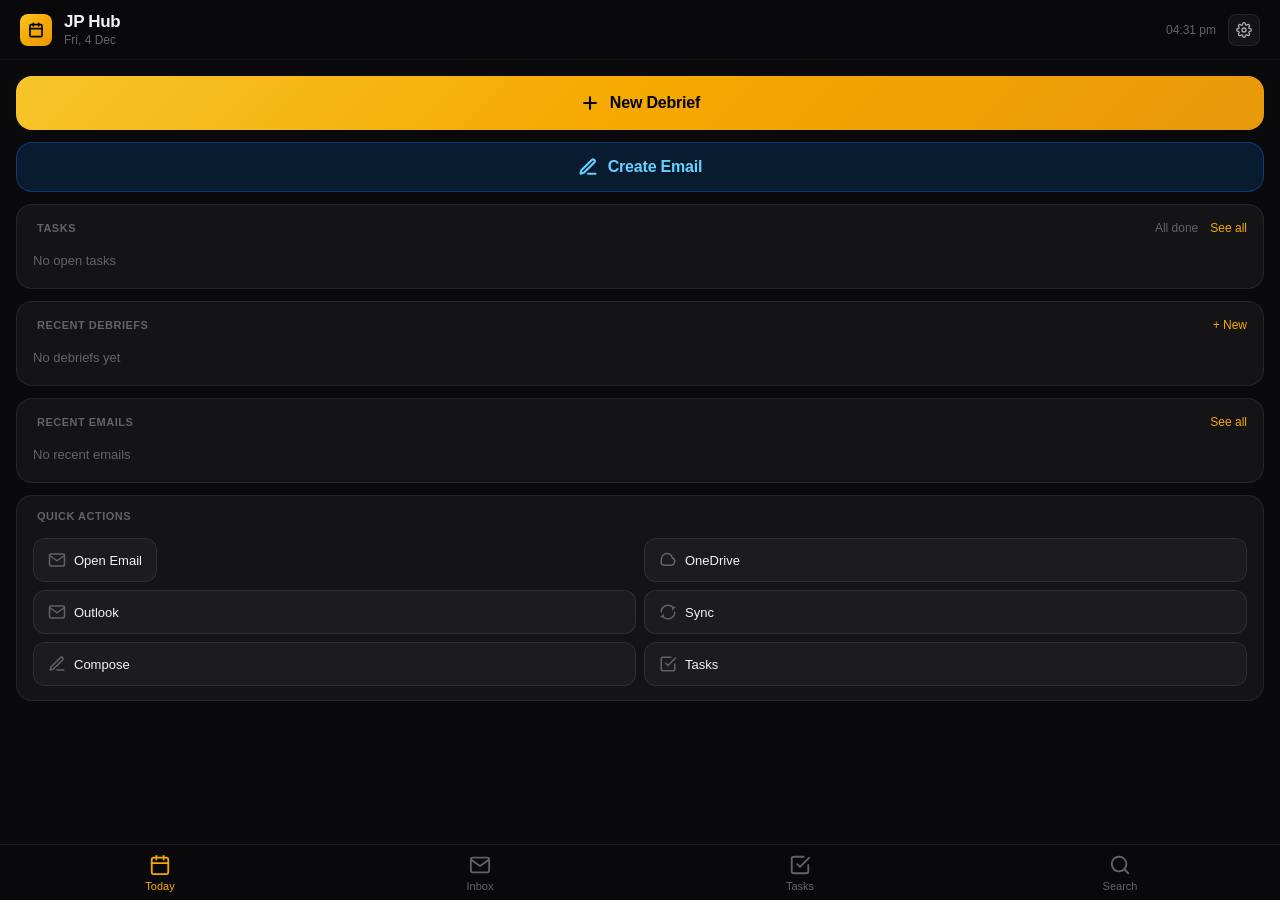
<file: index.html>
<!DOCTYPE html>
<html lang="en">
<head>
  <meta charset="UTF-8">
  <meta name="viewport" content="width=device-width, initial-scale=1.0, viewport-fit=cover">
  <meta name="apple-mobile-web-app-capable" content="yes">
  <meta name="apple-mobile-web-app-status-bar-style" content="black-translucent">
  <meta name="theme-color" content="#0A0A0C">
  <title>JP Hub</title>
  <link rel="manifest" href="manifest.webmanifest">
  <link rel="stylesheet" href="css/base.css">
  <link rel="stylesheet" href="css/layout.css">
  <link rel="stylesheet" href="css/components.css">
</head>
<body>

<!-- ══════════════════════════════════════════════
     TODAY VIEW  (default landing)
══════════════════════════════════════════════ -->
<div class="view active" id="todayView">

  <header class="app-header">
    <div class="header-badge">
      <svg viewBox="0 0 24 24" fill="none" stroke="#000" stroke-width="2.5" stroke-linecap="round" stroke-linejoin="round">
        <rect x="3" y="4" width="18" height="18" rx="2" ry="2"/>
        <line x1="16" y1="2" x2="16" y2="6"/><line x1="8" y1="2" x2="8" y2="6"/>
        <line x1="3" y1="10" x2="21" y2="10"/>
      </svg>
    </div>
    <div class="header-titles">
      <div class="header-title">JP Hub</div>
      <div class="header-sub" id="todayDate"></div>
    </div>
    <div class="header-clock" id="appClock"></div>
    <button class="header-icon-btn" onclick="openSettings()" aria-label="Settings">
      <svg viewBox="0 0 24 24" fill="none" stroke="currentColor" stroke-width="2" stroke-linecap="round" stroke-linejoin="round">
        <circle cx="12" cy="12" r="3"/>
        <path d="M19.4 15a1.65 1.65 0 0 0 .33 1.82l.06.06a2 2 0 1 1-2.83 2.83l-.06-.06a1.65 1.65 0 0 0-1.82-.33 1.65 1.65 0 0 0-1 1.51V21a2 2 0 0 1-4 0v-.09A1.65 1.65 0 0 0 9 19.4a1.65 1.65 0 0 0-1.82.33l-.06.06a2 2 0 1 1-2.83-2.83l.06-.06a1.65 1.65 0 0 0 .33-1.82 1.65 1.65 0 0 0-1.51-1H3a2 2 0 0 1 0-4h.09A1.65 1.65 0 0 0 4.6 9a1.65 1.65 0 0 0-.33-1.82l-.06-.06a2 2 0 1 1 2.83-2.83l.06.06a1.65 1.65 0 0 0 1.82.33H9a1.65 1.65 0 0 0 1-1.51V3a2 2 0 0 1 4 0v.09a1.65 1.65 0 0 0 1 1.51 1.65 1.65 0 0 0 1.82-.33l.06-.06a2 2 0 1 1 2.83 2.83l-.06.06a1.65 1.65 0 0 0-.33 1.82V9a1.65 1.65 0 0 0 1.51 1H21a2 2 0 0 1 0 4h-.09a1.65 1.65 0 0 0-1.51 1z"/>
      </svg>
    </button>
  </header>

  <div class="scroll">

    <!-- New Debrief CTA -->
    <button class="debrief-cta" onclick="openDebrief()">
      <svg width="20" height="20" viewBox="0 0 24 24" fill="none" stroke="currentColor" stroke-width="2.5" stroke-linecap="round" stroke-linejoin="round">
        <path d="M12 5v14M5 12h14"/>
      </svg>
      New Debrief
    </button>

    <button class="compose-cta" onclick="goCompose()">
      <svg width="20" height="20" viewBox="0 0 24 24" fill="none" stroke="currentColor" stroke-width="2.5" stroke-linecap="round" stroke-linejoin="round">
        <path d="M12 20h9"/>
        <path d="M16.5 3.5a2.12 2.12 0 0 1 3 3L7 19l-4 1 1-4Z"/>
      </svg>
      Create Email
    </button>

    <!-- Open Tasks -->
    <div class="today-section">
      <div class="today-section-header">
        <div class="section-label">Tasks</div>
        <div class="task-count" id="todayTaskCount"></div>
        <button class="today-see-all" onclick="window.goTasks()">See all</button>
      </div>
      <div id="todayTaskList"></div>
    </div>

    <!-- Recent Debriefs -->
    <div class="today-section">
      <div class="today-section-header">
        <div class="section-label">Recent Debriefs</div>
        <button class="today-see-all" onclick="openDebrief()">+ New</button>
      </div>
      <div id="todayDebriefList"></div>
    </div>

    <!-- Recent Emails -->
    <div class="today-section">
      <div class="today-section-header">
        <div class="section-label">Recent Emails</div>
        <button class="today-see-all" onclick="window.goInbox()">See all</button>
      </div>
      <div id="todayEmailList"></div>
    </div>

    <!-- Quick Actions -->
    <div class="today-section">
      <div class="section-label" style="margin-bottom:8px">Quick Actions</div>
      <div class="qa-grid">
        <div class="pick-wrap">
          <button class="qa-btn">
            <svg width="18" height="18" viewBox="0 0 24 24" fill="none" stroke="currentColor" stroke-width="2" stroke-linecap="round" stroke-linejoin="round">
              <path d="M4 4h16c1.1 0 2 .9 2 2v12c0 1.1-.9 2-2 2H4c-1.1 0-2-.9-2-2V6c0-1.1.9-2 2-2z"/>
              <polyline points="22,6 12,13 2,6"/>
            </svg>
            Open Email
          </button>
          <input type="file" accept=".json,application/json,text/plain,*/*" id="filePicker">
        </div>
        <button class="qa-btn" onclick="openOneDrive()">
          <svg width="18" height="18" viewBox="0 0 24 24" fill="none" stroke="currentColor" stroke-width="2" stroke-linecap="round" stroke-linejoin="round">
            <path d="M3 15a4 4 0 0 0 4 4h9a5 5 0 0 0 1.82-9.65A7 7 0 0 0 3.36 12 4 4 0 0 0 3 15z"/>
          </svg>
          OneDrive
        </button>
        <button class="qa-btn" onclick="openOutlookLink()">
          <svg width="18" height="18" viewBox="0 0 24 24" fill="none" stroke="currentColor" stroke-width="2" stroke-linecap="round" stroke-linejoin="round">
            <path d="M4 4h16c1.1 0 2 .9 2 2v12c0 1.1-.9 2-2 2H4c-1.1 0-2-.9-2-2V6c0-1.1.9-2 2-2z"/>
            <polyline points="22,6 12,13 2,6"/>
          </svg>
          Outlook
        </button>
        <button class="qa-btn" onclick="syncInbox()">
          <svg width="18" height="18" viewBox="0 0 24 24" fill="none" stroke="currentColor" stroke-width="2" stroke-linecap="round" stroke-linejoin="round">
            <path d="M21 12a9 9 0 0 1-15.5 6.2"/>
            <path d="M3 12A9 9 0 0 1 18.5 5.8"/>
            <polyline points="3 18 5.5 18 5.5 15.5"/>
            <polyline points="21 6 18.5 6 18.5 8.5"/>
          </svg>
          Sync
        </button>
        <button class="qa-btn" onclick="goCompose()">
          <svg width="18" height="18" viewBox="0 0 24 24" fill="none" stroke="currentColor" stroke-width="2" stroke-linecap="round" stroke-linejoin="round">
            <path d="M12 20h9"/>
            <path d="M16.5 3.5a2.12 2.12 0 0 1 3 3L7 19l-4 1 1-4Z"/>
          </svg>
          Compose
        </button>
        <button class="qa-btn" onclick="window.goTasks()">
          <svg width="18" height="18" viewBox="0 0 24 24" fill="none" stroke="currentColor" stroke-width="2" stroke-linecap="round" stroke-linejoin="round">
            <polyline points="9 11 12 14 22 4"/>
            <path d="M21 12v7a2 2 0 0 1-2 2H5a2 2 0 0 1-2-2V5a2 2 0 0 1 2-2h11"/>
          </svg>
          Tasks
        </button>
      </div>
    </div>

  </div>
</div>

<!-- ══════════════════════════════════════════════
     INBOX VIEW
══════════════════════════════════════════════ -->
<div class="view" id="inboxView">

  <header class="app-header">
    <div class="header-badge">
      <svg viewBox="0 0 24 24" fill="none" stroke="#000" stroke-width="2.5" stroke-linecap="round" stroke-linejoin="round">
        <path d="M4 4h16c1.1 0 2 .9 2 2v12c0 1.1-.9 2-2 2H4c-1.1 0-2-.9-2-2V6c0-1.1.9-2 2-2z"/>
        <polyline points="22,6 12,13 2,6"/>
      </svg>
    </div>
    <div class="header-titles">
      <div class="header-title">Inbox</div>
    </div>
  </header>

  <nav class="quick-nav">
    <div class="pick-wrap">
      <button class="quick-btn">&#128193; Open Email</button>
      <input type="file" accept=".json,application/json,text/plain,*/*" id="filePickerInbox">
    </div>
    <button class="quick-btn" onclick="openOneDrive()">OneDrive</button>
    <button class="quick-btn" onclick="openOutlookLink()">Outlook</button>
  </nav>

  <div class="scroll">

    <div id="recentSection" style="display:none; flex-direction:column; gap:12px;">
      <div class="section-label">Recent</div>
      <div id="recentList"></div>
    </div>

    <div class="empty-state" id="emptyState">
      <div class="empty-icon">
        <svg viewBox="0 0 24 24" fill="none" stroke="currentColor" stroke-width="1.5" stroke-linecap="round" stroke-linejoin="round">
          <path d="M4 4h16c1.1 0 2 .9 2 2v12c0 1.1-.9 2-2 2H4c-1.1 0-2-.9-2-2V6c0-1.1.9-2 2-2z"/>
          <polyline points="22,6 12,13 2,6"/>
        </svg>
      </div>
      <div class="empty-title">No Recent Emails</div>
      <div class="empty-desc">Tap "Open Email" above to load an email JSON file from your OneDrive Pending Emails folder.</div>
    </div>

    <details class="paste-details">
      <summary class="paste-summary">
        <svg width="16" height="16" viewBox="0 0 24 24" fill="none" stroke="currentColor" stroke-width="2" stroke-linecap="round" stroke-linejoin="round">
          <path d="M16 4h2a2 2 0 0 1 2 2v14a2 2 0 0 1-2 2H6a2 2 0 0 1-2-2V6a2 2 0 0 1 2-2h2"/>
          <rect x="8" y="2" width="8" height="4" rx="1" ry="1"/>
        </svg>
        File not opening? Paste JSON instead
      </summary>
      <div class="paste-body">
        <textarea id="pasteInput" placeholder="Paste the contents of the JSON file here..."></textarea>
        <button class="paste-load-btn" onclick="loadPasted()">Load Email</button>
      </div>
    </details>

  </div>
</div>

<!-- ══════════════════════════════════════════════
     EMAIL VIEW
══════════════════════════════════════════════ -->
<div class="view" id="emailView">

  <header class="app-header">
    <button class="back-btn" onclick="goInbox()">
      <svg viewBox="0 0 24 24" fill="none" stroke="currentColor" stroke-width="2.5" stroke-linecap="round" stroke-linejoin="round">
        <polyline points="15 18 9 12 15 6"/>
      </svg>
      Inbox
    </button>
    <div style="flex:1"></div>
  </header>

  <div class="scroll" id="emailScroll"></div>
</div>

<!-- Compose View -->
<div class="view" id="composeView">

  <header class="app-header">
    <button class="back-btn" onclick="goToday()">
      <svg viewBox="0 0 24 24" fill="none" stroke="currentColor" stroke-width="2.5" stroke-linecap="round" stroke-linejoin="round">
        <polyline points="15 18 9 12 15 6"/>
      </svg>
      Today
    </button>
    <div class="header-titles">
      <div class="header-title">Create Email</div>
    </div>
  </header>

  <div class="scroll">
    <div class="compose-panel">
      <div class="field-group">
        <label class="field-label">To <span class="required-star">*</span></label>
        <input id="composeTo" class="field-input" type="text" placeholder="Name or email address" autocomplete="off">
      </div>

      <div class="field-group">
        <label class="field-label">Cc</label>
        <input id="composeCc" class="field-input" type="text" placeholder="Optional" autocomplete="off">
      </div>

      <div class="field-group">
        <label class="field-label">Subject <span class="required-star">*</span></label>
        <input id="composeSubject" class="field-input" type="text" placeholder="Subject or rough topic" autocomplete="off">
      </div>

      <div class="field-group">
        <label class="field-label">Body <span class="required-star">*</span></label>
        <textarea id="composeBody" class="field-textarea compose-textarea" placeholder="Write the email body or rough notes here." rows="9"></textarea>
      </div>
    </div>

    <div class="compose-actions">
      <button class="action-card primary" onclick="runCompose('claude')">
        <div class="action-header">
          <div class="act-label">Draft with Claude</div>
          <div class="act-desc">Copies the outreach prompt and opens Claude</div>
        </div>
      </button>
      <div class="provider-pills compose-pills">
        <button class="pill pill-chatgpt" onclick="runCompose('chatgpt')">ChatGPT</button>
        <button class="pill pill-copilot" onclick="runCompose('copilot')">Copilot</button>
        <button class="pill pill-flow" onclick="sendComposeToFlow()">Flow Draft</button>
      </div>
    </div>
  </div>
</div>

<!-- ══════════════════════════════════════════════
     TASKS VIEW
══════════════════════════════════════════════ -->
<div class="view" id="tasksView">

  <header class="app-header">
    <div class="header-badge">
      <svg viewBox="0 0 24 24" fill="none" stroke="#000" stroke-width="2.5" stroke-linecap="round" stroke-linejoin="round">
        <polyline points="9 11 12 14 22 4"/>
        <path d="M21 12v7a2 2 0 0 1-2 2H5a2 2 0 0 1-2-2V5a2 2 0 0 1 2-2h11"/>
      </svg>
    </div>
    <div class="header-titles">
      <div class="header-title">Tasks</div>
    </div>
  </header>

  <div class="scroll">
    <div class="task-input-row">
      <input id="newTaskInput" placeholder="Add a task...">
      <button class="add-task-btn" onclick="addTaskManually()">Add</button>
    </div>
    <div class="task-count" id="taskCount"></div>
    <div id="taskList"></div>
  </div>
</div>

<!-- ══════════════════════════════════════════════
     SEARCH VIEW
══════════════════════════════════════════════ -->
<div class="view" id="searchView">

  <header class="app-header" style="gap:10px">
    <div class="search-bar-wrap">
      <svg width="16" height="16" viewBox="0 0 24 24" fill="none" stroke="currentColor" stroke-width="2.5" stroke-linecap="round" stroke-linejoin="round">
        <circle cx="11" cy="11" r="8"/><line x1="21" y1="21" x2="16.65" y2="16.65"/>
      </svg>
      <input
        id="searchInput"
        class="search-bar-input"
        type="search"
        placeholder="Search tasks, emails, debriefs..."
        oninput="runSearch(this.value)"
        autocomplete="off"
        autocorrect="off"
        spellcheck="false"
      >
    </div>
  </header>

  <div class="scroll" id="searchResults">
    <div class="search-hint">Search tasks, emails, and debriefs</div>
  </div>

</div>

<!-- ══════════════════════════════════════════════
     DEBRIEF MODAL
══════════════════════════════════════════════ -->
<div class="modal-backdrop" id="debriefModal" onclick="if(event.target===this)closeDebrief()">
  <div class="modal-sheet">

    <div class="modal-header">
      <div class="modal-title">New Debrief</div>
      <button class="modal-close" onclick="closeDebrief()">
        <svg width="18" height="18" viewBox="0 0 24 24" fill="none" stroke="currentColor" stroke-width="2.5" stroke-linecap="round" stroke-linejoin="round">
          <line x1="18" y1="6" x2="6" y2="18"/><line x1="6" y1="6" x2="18" y2="18"/>
        </svg>
      </button>
    </div>

    <div class="modal-body">

      <div class="field-group">
        <label class="field-label">Hospital / Site</label>
        <input
          id="debriefHospital"
          class="field-input"
          type="text"
          placeholder="e.g. Royal North Shore"
          list="hospitalSuggestions"
          autocomplete="off"
        >
        <datalist id="hospitalSuggestions"></datalist>
      </div>

      <div class="field-group">
        <label class="field-label">Notes</label>
        <textarea
          id="debriefNotes"
          class="field-textarea"
          placeholder="Brain dump — what happened, follow-ups, impressions..."
          rows="5"
        ></textarea>
      </div>

    </div>

    <div class="modal-footer">
      <button class="modal-cancel" onclick="closeDebrief()">Cancel</button>
      <button class="modal-submit" onclick="submitDebrief()">Save &amp; Export JSON</button>
    </div>

  </div>
</div>

<!-- ══════════════════════════════════════════════
     SETTINGS MODAL
══════════════════════════════════════════════ -->
<div class="modal-backdrop" id="settingsModal" onclick="if(event.target===this)closeSettings()">
  <div class="modal-sheet">

    <div class="modal-header">
      <div class="modal-title">Settings</div>
      <button class="modal-close" onclick="closeSettings()">
        <svg width="18" height="18" viewBox="0 0 24 24" fill="none" stroke="currentColor" stroke-width="2.5" stroke-linecap="round" stroke-linejoin="round">
          <line x1="18" y1="6" x2="6" y2="18"/><line x1="6" y1="6" x2="18" y2="18"/>
        </svg>
      </button>
    </div>

    <div class="modal-body">

      <div class="settings-note">
        These values are stored only on this device and are never committed
        to GitHub or shared publicly.
      </div>

      <div class="field-group">
        <label class="field-label">Backend Endpoint</label>
        <input id="setEndpoint" class="field-input" type="url" placeholder="Power Automate HTTP trigger URL" autocomplete="off">
      </div>

      <div class="field-group">
        <label class="field-label">API Key</label>
        <input id="setApiKey" class="field-input" type="password" placeholder="Shared secret (x-api-key)" autocomplete="off">
      </div>

      <div class="field-group">
        <label class="field-label">OneDrive Link</label>
        <input id="setOneDrive" class="field-input" type="url" placeholder="Private OneDrive folder link" autocomplete="off">
      </div>

      <div class="field-group">
        <label class="field-label">Outlook Link</label>
        <input id="setOutlook" class="field-input" type="url" placeholder="Outlook web link (optional)" autocomplete="off">
      </div>

      <div class="field-group">
        <label class="field-label">Escalation Recipient</label>
        <input id="setEscalation" class="field-input" type="text" placeholder="e.g. Manager name, title" autocomplete="off">
      </div>

      <div class="field-group">
        <label class="field-label">Data Hygiene</label>
        <button class="data-clear-btn" onclick="clearLocalData()">Clear cached data on this device</button>
        <div class="settings-note">Removes locally cached emails, tasks, and debriefs. Settings are kept.</div>
      </div>

    </div>

    <div class="modal-footer">
      <button class="modal-cancel" onclick="closeSettings()">Cancel</button>
      <button class="modal-submit" onclick="submitSettings()">Save Settings</button>
    </div>

  </div>
</div>

<!-- ══════════════════════════════════════════════
     TAB BAR
══════════════════════════════════════════════ -->
<nav class="tab-bar">
  <button class="tab active" id="tab-today" onclick="goToday()">
    <svg viewBox="0 0 24 24" fill="none" stroke="currentColor" stroke-width="2" stroke-linecap="round" stroke-linejoin="round">
      <rect x="3" y="4" width="18" height="18" rx="2" ry="2"/>
      <line x1="16" y1="2" x2="16" y2="6"/><line x1="8" y1="2" x2="8" y2="6"/>
      <line x1="3" y1="10" x2="21" y2="10"/>
    </svg>
    Today
  </button>
  <button class="tab" id="tab-inbox" onclick="goInbox()">
    <svg viewBox="0 0 24 24" fill="none" stroke="currentColor" stroke-width="2" stroke-linecap="round" stroke-linejoin="round">
      <path d="M4 4h16c1.1 0 2 .9 2 2v12c0 1.1-.9 2-2 2H4c-1.1 0-2-.9-2-2V6c0-1.1.9-2 2-2z"/>
      <polyline points="22,6 12,13 2,6"/>
    </svg>
    Inbox
  </button>
  <button class="tab" id="tab-tasks" onclick="goTasks()">
    <svg viewBox="0 0 24 24" fill="none" stroke="currentColor" stroke-width="2" stroke-linecap="round" stroke-linejoin="round">
      <polyline points="9 11 12 14 22 4"/>
      <path d="M21 12v7a2 2 0 0 1-2 2H5a2 2 0 0 1-2-2V5a2 2 0 0 1 2-2h11"/>
    </svg>
    Tasks
  </button>
  <button class="tab" id="tab-search" onclick="openSearch()">
    <svg viewBox="0 0 24 24" fill="none" stroke="currentColor" stroke-width="2" stroke-linecap="round" stroke-linejoin="round">
      <circle cx="11" cy="11" r="8"/><line x1="21" y1="21" x2="16.65" y2="16.65"/>
    </svg>
    Search
  </button>
</nav>

<!-- ══════════════════════════════════════════════
     TOAST
══════════════════════════════════════════════ -->
<div class="toast" id="toast">
  <span id="toastIcon"></span>
  <span id="toastMsg"></span>
</div>

<script type="module" src="js/app.js"></script>

</body>
</html>
</file>
<file: css/base.css>
/* ── DESIGN TOKENS ── */
:root {
  --gold: #F5A800;
  --gold-grad: linear-gradient(135deg, #F7C52A, #F5A800, #E8990A);
  --bg:       #0A0A0C;
  --surface:  #141416;
  --surface2: #1C1C1F;
  --border:   rgba(255,255,255,0.08);
  --border2:  rgba(255,255,255,0.04);
  --text1: #F2F2F7;
  --text2: #AEAEB2;
  --text3: #636366;
  --safe-top:    env(safe-area-inset-top, 0px);
  --safe-bottom: env(safe-area-inset-bottom, 0px);
}

/* ── RESET ── */
*, *::before, *::after {
  box-sizing: border-box;
  margin: 0;
  padding: 0;
}

html {
  -webkit-text-size-adjust: 100%;
}

body {
  font-family: -apple-system, 'SF Pro Text', 'Helvetica Neue', sans-serif;
  background: var(--bg);
  color: var(--text1);
  min-height: 100dvh;
  overflow-x: hidden;
  -webkit-font-smoothing: antialiased;
}

/* ── ANIMATIONS ── */
@keyframes fadeUp {
  from { opacity: 0; transform: translateY(10px); }
  to   { opacity: 1; transform: translateY(0); }
}

@keyframes taskComplete {
  0%   { opacity: 1; transform: translateX(0); }
  100% { opacity: 0; transform: translateX(40px); }
}

@keyframes checkBounce {
  0%   { transform: scale(1); }
  40%  { transform: scale(1.35); }
  70%  { transform: scale(0.88); }
  100% { transform: scale(1); }
}
</file>
<file: css/layout.css>
/* ── VIEWS ── */
.view {
  display: none;
  flex-direction: column;
  min-height: 100dvh;
  padding-top: var(--safe-top);
}
.view.active {
  display: flex;
}

/* ── APP HEADER ── */
.app-header {
  position: sticky;
  top: 0;
  z-index: 100;
  display: flex;
  align-items: center;
  gap: 12px;
  padding: 12px 20px;
  background: rgba(10,10,12,0.88);
  backdrop-filter: saturate(180%) blur(20px);
  -webkit-backdrop-filter: saturate(180%) blur(20px);
  border-bottom: 1px solid var(--border2);
}

.header-badge {
  width: 32px;
  height: 32px;
  border-radius: 8px;
  background: var(--gold-grad);
  display: flex;
  align-items: center;
  justify-content: center;
  flex-shrink: 0;
}
.header-badge svg { width: 16px; height: 16px; }

.header-titles { flex: 1; }
.header-title { font-size: 17px; font-weight: 600; letter-spacing: -0.3px; }
.header-sub   { font-size: 12px; color: var(--text3); margin-top: 1px; }
.header-clock {
  font-size: 12px;
  color: var(--text3);
  font-variant-numeric: tabular-nums;
  flex-shrink: 0;
}

.back-btn {
  display: flex;
  align-items: center;
  gap: 2px;
  background: none;
  border: none;
  color: var(--gold);
  font-size: 17px;
  font-weight: 400;
  cursor: pointer;
  padding: 4px 0;
  min-height: 44px;
  -webkit-tap-highlight-color: transparent;
}
.back-btn svg { width: 20px; height: 20px; }

/* ── QUICK NAV ── */
.quick-nav {
  position: sticky;
  top: 57px; /* below app-header */
  z-index: 90;
  display: flex;
  flex-direction: row;
  align-items: center;
  gap: 8px;
  padding: 10px 16px;
  background: rgba(10,10,12,0.88);
  backdrop-filter: saturate(180%) blur(12px);
  -webkit-backdrop-filter: saturate(180%) blur(12px);
  border-bottom: 1px solid var(--border2);
  overflow-x: auto;
  /* hide scrollbar */
  scrollbar-width: none;
  -ms-overflow-style: none;
}
.quick-nav::-webkit-scrollbar { display: none; }

/* ── SCROLL CONTENT AREA ── */
.scroll {
  flex: 1;
  overflow-y: auto;
  padding: 16px 16px calc(var(--safe-bottom) + 76px);
  display: flex;
  flex-direction: column;
  gap: 12px;
}

/* ── TAB BAR ── */
.tab-bar {
  position: fixed;
  bottom: 0;
  left: 0;
  right: 0;
  height: calc(56px + var(--safe-bottom));
  padding-bottom: var(--safe-bottom);
  display: flex;
  align-items: stretch;
  background: rgba(10,10,12,0.92);
  backdrop-filter: saturate(180%) blur(20px);
  -webkit-backdrop-filter: saturate(180%) blur(20px);
  border-top: 1px solid var(--border);
  z-index: 200;
}

/* ── SECTION LABEL ── */
.section-label {
  font-size: 11px;
  font-weight: 600;
  letter-spacing: 0.5px;
  text-transform: uppercase;
  color: var(--text3);
  padding: 0 4px;
}
</file>
<file: css/components.css>
/* ── QUICK BUTTONS (nav bar pills) ── */
.quick-btn {
  display: inline-flex;
  align-items: center;
  gap: 6px;
  padding: 0 16px;
  height: 36px;
  min-height: 44px; /* touch target via line-height expansion on wrapper */
  background: var(--surface);
  border: 1px solid var(--border);
  border-radius: 20px;
  font-size: 14px;
  font-weight: 500;
  color: var(--text1);
  white-space: nowrap;
  cursor: pointer;
  -webkit-tap-highlight-color: transparent;
  transition: background 0.15s, transform 0.1s;
  flex-shrink: 0;
}
.quick-btn:active {
  background: var(--surface2);
  transform: scale(0.96);
}

/* ── FILE PICKER WRAP ── */
.pick-wrap {
  position: relative;
}

input[type="file"] {
  position: absolute;
  inset: 0;
  opacity: 0;
  width: 100%;
  height: 100%;
  cursor: pointer;
}

/* ── EMAIL ROW (recents list) ── */
.email-row {
  background: var(--surface);
  border: 1px solid var(--border);
  border-radius: 16px;
  padding: 14px 16px;
  display: flex;
  align-items: center;
  gap: 12px;
  cursor: pointer;
  -webkit-tap-highlight-color: transparent;
  transition: background 0.15s, transform 0.1s;
  animation: fadeUp 0.3s ease both;
}
.email-row:active { background: var(--surface2); transform: scale(0.98); }

.row-avatar {
  width: 42px;
  height: 42px;
  border-radius: 50%;
  background: var(--gold-grad);
  display: flex;
  align-items: center;
  justify-content: center;
  font-size: 15px;
  font-weight: 700;
  color: #000;
  flex-shrink: 0;
  letter-spacing: -0.5px;
}

.row-info { flex: 1; min-width: 0; }
.row-sender  { font-size: 15px; font-weight: 600; white-space: nowrap; overflow: hidden; text-overflow: ellipsis; }
.row-subject { font-size: 13px; color: var(--text2); margin-top: 2px; white-space: nowrap; overflow: hidden; text-overflow: ellipsis; }

.row-hospital { font-size: 11px; color: var(--gold); margin-top: 3px; white-space: nowrap; overflow: hidden; text-overflow: ellipsis; opacity: 0.85; }

.row-right { display: flex; flex-direction: column; align-items: flex-end; gap: 6px; flex-shrink: 0; }
.row-time  { font-size: 12px; color: var(--text3); font-variant-numeric: tabular-nums; }
.row-triage { width: 8px; height: 8px; border-radius: 50%; flex-shrink: 0; }
.row-chev  { color: var(--text3); }
.row-chev svg { width: 14px; height: 14px; display: block; }

/* ── TRIAGE CONTEXT PILLS ── */
.ctx-pills-row { display: flex; flex-wrap: wrap; gap: 5px; margin-bottom: 6px; }
.ctx-pill {
  font-size: 11px;
  font-weight: 500;
  padding: 2px 8px;
  border-radius: 10px;
  border: 1px solid transparent;
  background: var(--surface);
  color: var(--text2);
}
.ctx-pill-hospital { background: rgba(212,175,55,0.12); color: var(--gold); border-color: rgba(212,175,55,0.3); }
.ctx-pill-match    { background: rgba(10,132,255,0.12); color: #0A84FF; border-color: rgba(10,132,255,0.3); }

/* ── EMPTY STATE ── */
.empty-state {
  flex: 1;
  display: flex;
  flex-direction: column;
  align-items: center;
  justify-content: center;
  padding: 48px 32px;
  text-align: center;
  gap: 10px;
}
.empty-icon {
  width: 68px;
  height: 68px;
  border-radius: 20px;
  background: var(--surface);
  display: flex;
  align-items: center;
  justify-content: center;
  margin-bottom: 6px;
}
.empty-icon svg { width: 30px; height: 30px; color: var(--text3); }
.empty-title { font-size: 18px; font-weight: 600; }
.empty-desc  { font-size: 14px; color: var(--text3); line-height: 1.55; max-width: 260px; }

/* ── EMAIL CARD ── */
.email-card {
  background: var(--surface);
  border: 1px solid var(--border);
  border-radius: 20px;
  overflow: hidden;
  animation: fadeUp 0.3s ease both;
}

.card-strip { height: 4px; background: var(--gold-grad); }

.card-meta {
  padding: 16px 16px 14px;
  border-bottom: 1px solid var(--border2);
}

.sender-row {
  display: flex;
  align-items: center;
  gap: 10px;
  margin-bottom: 8px;
}

.avatar {
  width: 42px;
  height: 42px;
  border-radius: 50%;
  background: var(--gold-grad);
  display: flex;
  align-items: center;
  justify-content: center;
  font-size: 15px;
  font-weight: 700;
  color: #000;
  flex-shrink: 0;
  letter-spacing: -0.5px;
}

.sender-info  { flex: 1; min-width: 0; }
.sender-name  { font-size: 15px; font-weight: 600; white-space: nowrap; overflow: hidden; text-overflow: ellipsis; }
.sender-email { font-size: 12px; color: var(--text3); margin-top: 1px; }
.email-time   { font-size: 12px; color: var(--text3); flex-shrink: 0; }
.email-subject { font-size: 16px; font-weight: 600; letter-spacing: -0.2px; line-height: 1.3; }

.card-body {
  padding: 14px 16px;
  font-size: 14px;
  color: var(--text2);
  line-height: 1.65;
  white-space: pre-wrap;
  word-break: break-word;
  max-height: 200px;
  overflow: hidden;
  position: relative;
}
.card-body.expanded { max-height: none; }
.card-body:not(.expanded)::after {
  content: '';
  position: absolute;
  bottom: 0; left: 0; right: 0;
  height: 50px;
  background: linear-gradient(transparent, var(--surface));
  pointer-events: none;
}

.expand-btn {
  width: 100%;
  padding: 10px 16px 14px;
  background: none;
  border: none;
  font-size: 13px;
  font-weight: 500;
  color: var(--gold);
  cursor: pointer;
  -webkit-tap-highlight-color: transparent;
  display: flex;
  align-items: center;
  justify-content: center;
  gap: 4px;
  min-height: 44px;
}
.expand-btn svg { width: 14px; height: 14px; transition: transform 0.25s; }
.expand-btn.open svg { transform: rotate(180deg); }

.attach-row { padding: 0 16px 14px; display: flex; flex-wrap: wrap; gap: 6px; }
.attach-chip {
  display: flex;
  align-items: center;
  gap: 5px;
  padding: 5px 10px;
  background: var(--surface2);
  border: 1px solid var(--border);
  border-radius: 20px;
  font-size: 12px;
  color: var(--text2);
  font-weight: 500;
}
.attach-chip svg { width: 11px; height: 11px; color: var(--gold); }

/* ── ACTION CARDS ── */
.action-card {
  width: 100%;
  background: var(--surface);
  border: 1px solid var(--border);
  border-radius: 18px;
  padding: 16px;
  display: flex;
  flex-direction: column;
  gap: 10px;
  cursor: pointer;
  -webkit-tap-highlight-color: transparent;
  transition: background 0.15s, transform 0.1s;
  -webkit-user-select: none;
  user-select: none;
  text-align: left;
}
.action-card:active { background: var(--surface2); transform: scale(0.98); }

.action-card.primary {
  background: rgba(245,168,0,0.08);
  border-color: rgba(245,168,0,0.28);
}
.action-card.primary:active { background: rgba(245,168,0,0.15); }

/* wide cards span full width and lay out horizontally */
.action-card.wide {
  flex-direction: row;
  align-items: center;
}

.action-header {
  display: flex;
  flex-direction: column;
  gap: 3px;
  flex: 1;
  min-width: 0;
}
.act-label { font-size: 15px; font-weight: 600; letter-spacing: -0.2px; color: var(--text1); }
.act-desc  { font-size: 12px; color: var(--text3); line-height: 1.3; }

/* ── PROVIDER PILLS ── */
.provider-pills {
  display: flex;
  gap: 6px;
  flex-wrap: wrap;
}

.pill {
  padding: 5px 14px;
  border-radius: 20px;
  font-size: 13px;
  font-weight: 600;
  border: 1px solid var(--border);
  background: none;
  color: var(--text2);
  cursor: pointer;
  -webkit-tap-highlight-color: transparent;
  transition: opacity 0.15s, transform 0.1s;
  min-height: 44px;
  display: inline-flex;
  align-items: center;
}
.pill:active { opacity: 0.7; transform: scale(0.95); }

.pill-claude  { border-color: rgba(203,166,247,0.35); color: #CBA6F7; background: rgba(203,166,247,0.06); }
.pill-chatgpt { border-color: rgba(16,163,127,0.35);  color: #10A37F; background: rgba(16,163,127,0.06); }
.pill-copilot { border-color: rgba(10,132,255,0.35);  color: #0A84FF; background: rgba(10,132,255,0.06); }

/* ── PASTE FALLBACK ── */
.paste-details {
  background: var(--surface);
  border: 1px solid var(--border);
  border-radius: 16px;
  overflow: hidden;
}
.paste-summary {
  padding: 14px 16px;
  font-size: 14px;
  font-weight: 500;
  color: var(--text2);
  cursor: pointer;
  list-style: none;
  display: flex;
  align-items: center;
  gap: 8px;
  -webkit-tap-highlight-color: transparent;
  min-height: 44px;
}
.paste-body {
  padding: 0 16px 16px;
  display: flex;
  flex-direction: column;
  gap: 10px;
}
.paste-body textarea {
  width: 100%;
  height: 120px;
  background: var(--surface2);
  border: 1px solid var(--border);
  border-radius: 12px;
  padding: 12px;
  font-family: inherit;
  font-size: 13px;
  color: var(--text1);
  resize: none;
  outline: none;
  -webkit-appearance: none;
  line-height: 1.5;
}
.paste-load-btn {
  padding: 13px;
  background: var(--gold-grad);
  border: none;
  border-radius: 12px;
  font-size: 15px;
  font-weight: 600;
  color: #000;
  cursor: pointer;
  -webkit-tap-highlight-color: transparent;
  min-height: 44px;
}

/* ── TASK CARDS ── */
.task-input-row {
  display: flex;
  gap: 8px;
  align-items: center;
}
.task-input-row input {
  flex: 1;
  padding: 12px 14px;
  background: var(--surface);
  border: 1px solid var(--border);
  border-radius: 12px;
  font-size: 15px;
  color: var(--text1);
  outline: none;
  -webkit-appearance: none;
  font-family: inherit;
  min-height: 44px;
}
.task-input-row input::placeholder { color: var(--text3); }
.task-input-row input:focus { border-color: rgba(245,168,0,0.4); }

.add-task-btn {
  padding: 0 18px;
  height: 44px;
  background: var(--gold-grad);
  border: none;
  border-radius: 12px;
  font-size: 14px;
  font-weight: 600;
  color: #000;
  cursor: pointer;
  -webkit-tap-highlight-color: transparent;
  white-space: nowrap;
  flex-shrink: 0;
}

.task-count {
  font-size: 12px;
  color: var(--text3);
  padding: 0 4px;
}

.task-card {
  background: var(--surface);
  border: 1px solid var(--border);
  border-radius: 16px;
  padding: 14px 16px;
  display: flex;
  align-items: flex-start;
  gap: 12px;
  animation: fadeUp 0.25s ease both;
}
.task-card.task-completing {
  animation: taskComplete 0.45s ease forwards;
}
.task-card.task-done { opacity: 0.6; }
.task-card.task-done .task-title {
  opacity: 0.4;
  text-decoration: line-through;
}

.task-check {
  width: 32px;
  height: 32px;
  border-radius: 50%;
  border: 2px solid var(--border);
  background: none;
  cursor: pointer;
  -webkit-tap-highlight-color: transparent;
  display: flex;
  align-items: center;
  justify-content: center;
  flex-shrink: 0;
  transition: background 0.2s, border-color 0.2s;
  margin-top: 2px;
}
.task-check.checked {
  background: var(--gold-grad);
  border-color: transparent;
  animation: checkBounce 0.35s ease;
}
.task-check.checked svg { opacity: 1; }
.task-check svg { width: 14px; height: 14px; opacity: 0; transition: opacity 0.2s; }

.task-body { flex: 1; min-width: 0; }
.task-title { font-size: 15px; font-weight: 500; line-height: 1.35; margin-bottom: 4px; }
.task-meta  { font-size: 12px; color: var(--text3); margin-bottom: 8px; }

.task-status-select {
  padding: 5px 10px;
  background: var(--surface2);
  border: 1px solid var(--border);
  border-radius: 8px;
  font-size: 12px;
  font-weight: 500;
  color: var(--text2);
  outline: none;
  cursor: pointer;
  font-family: inherit;
  -webkit-appearance: none;
}

.task-delete-btn {
  width: 32px;
  height: 32px;
  border-radius: 8px;
  background: none;
  border: 1px solid var(--border);
  color: var(--text3);
  cursor: pointer;
  -webkit-tap-highlight-color: transparent;
  display: flex;
  align-items: center;
  justify-content: center;
  flex-shrink: 0;
  transition: background 0.15s, color 0.15s;
  margin-top: 2px;
}
.task-delete-btn:active { background: rgba(255,69,58,0.12); color: #FF453A; border-color: rgba(255,69,58,0.3); }
.task-delete-btn svg { width: 14px; height: 14px; }

/* ── TAB BAR BUTTONS ── */
.tab {
  flex: 1;
  display: flex;
  flex-direction: column;
  align-items: center;
  justify-content: center;
  gap: 4px;
  background: none;
  border: none;
  font-size: 11px;
  font-weight: 500;
  color: var(--text3);
  cursor: pointer;
  -webkit-tap-highlight-color: transparent;
  transition: color 0.15s;
  min-height: 44px;
}
.tab svg { width: 22px; height: 22px; }
.tab.active { color: var(--gold); }

/* ── TOAST ── */
.toast {
  position: fixed;
  bottom: calc(var(--safe-bottom) + 72px);
  left: 50%;
  transform: translateX(-50%) translateY(20px);
  background: rgba(28,28,30,0.96);
  backdrop-filter: blur(20px);
  -webkit-backdrop-filter: blur(20px);
  border: 1px solid var(--border);
  border-radius: 40px;
  padding: 11px 22px;
  font-size: 14px;
  font-weight: 500;
  color: var(--text1);
  white-space: nowrap;
  opacity: 0;
  transition: opacity 0.2s, transform 0.28s cubic-bezier(0.34,1.56,0.64,1);
  z-index: 999;
  pointer-events: none;
  display: flex;
  align-items: center;
  gap: 8px;
}
.toast.show {
  opacity: 1;
  transform: translateX(-50%) translateY(0);
}

/* ── HEADER ICON BUTTON ── */
.header-icon-btn {
  width: 32px;
  height: 32px;
  border-radius: 8px;
  background: var(--surface);
  border: 1px solid var(--border);
  display: flex;
  align-items: center;
  justify-content: center;
  cursor: pointer;
  -webkit-tap-highlight-color: transparent;
  color: var(--text2);
  flex-shrink: 0;
  transition: background 0.15s;
}
.header-icon-btn:active { background: var(--surface2); }
.header-icon-btn svg { width: 16px; height: 16px; }

/* ── SETTINGS NOTE ── */
.settings-note {
  font-size: 12px;
  color: var(--text3);
  line-height: 1.5;
  padding: 10px 12px;
  background: var(--surface2);
  border: 1px solid var(--border);
  border-radius: 10px;
}

/* ── DATA CLEAR BUTTON ── */
.data-clear-btn {
  width: 100%;
  padding: 12px 14px;
  background: rgba(255,69,58,0.1);
  border: 1px solid rgba(255,69,58,0.3);
  border-radius: 12px;
  font-size: 14px;
  font-weight: 600;
  color: #FF453A;
  cursor: pointer;
  -webkit-tap-highlight-color: transparent;
  min-height: 44px;
  transition: background 0.15s;
}
.data-clear-btn:active { background: rgba(255,69,58,0.18); }

/* ── TODAY VIEW ── */

.debrief-cta {
  display: flex;
  align-items: center;
  justify-content: center;
  gap: 10px;
  width: 100%;
  padding: 16px;
  background: var(--gold-grad);
  border: none;
  border-radius: 16px;
  font-size: 16px;
  font-weight: 700;
  color: #000;
  cursor: pointer;
  -webkit-tap-highlight-color: transparent;
  min-height: 54px;
  letter-spacing: -0.2px;
  transition: opacity 0.15s, transform 0.1s;
}
.debrief-cta:active { opacity: 0.85; transform: scale(0.98); }

.compose-cta {
  display: flex;
  align-items: center;
  justify-content: center;
  gap: 10px;
  width: 100%;
  padding: 14px 18px;
  min-height: 50px;
  background: rgba(10,132,255,0.14);
  border: 1px solid rgba(10,132,255,0.32);
  border-radius: 16px;
  color: #64D2FF;
  font-size: 16px;
  font-weight: 700;
  letter-spacing: -0.2px;
  cursor: pointer;
  -webkit-tap-highlight-color: transparent;
  transition: opacity 0.15s, transform 0.1s;
}
.compose-cta:active { opacity: 0.85; transform: scale(0.98); }

.today-section {
  background: var(--surface);
  border: 1px solid var(--border);
  border-radius: 16px;
  padding: 14px 16px;
  display: flex;
  flex-direction: column;
  gap: 8px;
}

.today-section-header {
  display: flex;
  align-items: center;
  gap: 8px;
  margin-bottom: 2px;
}
.today-section-header .section-label { flex: 1; }
.today-section-header .task-count { font-size: 12px; color: var(--text3); }

.today-see-all {
  background: none;
  border: none;
  font-size: 12px;
  font-weight: 500;
  color: var(--gold);
  cursor: pointer;
  padding: 2px 0;
  -webkit-tap-highlight-color: transparent;
  flex-shrink: 0;
}

.today-row {
  display: flex;
  align-items: center;
  gap: 10px;
  padding: 8px 0;
  border-top: 1px solid var(--border2);
  cursor: pointer;
  -webkit-tap-highlight-color: transparent;
  min-height: 40px;
}
.today-row:first-child { border-top: none; }
.today-row-dot {
  width: 8px;
  height: 8px;
  border-radius: 50%;
  flex-shrink: 0;
}
.today-row-text {
  flex: 1;
  font-size: 14px;
  font-weight: 500;
  white-space: nowrap;
  overflow: hidden;
  text-overflow: ellipsis;
  color: var(--text1);
}
.today-row-sub {
  font-size: 12px;
  color: var(--text3);
  flex-shrink: 0;
  max-width: 120px;
  overflow: hidden;
  text-overflow: ellipsis;
  white-space: nowrap;
}
.today-row-badge {
  font-size: 11px;
  font-weight: 500;
  color: var(--text3);
  flex-shrink: 0;
}

.empty-hint {
  font-size: 13px;
  color: var(--text3);
  padding: 6px 0;
}

/* ── QUICK ACTIONS GRID ── */
.qa-grid {
  display: grid;
  grid-template-columns: 1fr 1fr;
  gap: 8px;
}

.qa-btn {
  display: flex;
  align-items: center;
  gap: 8px;
  padding: 12px 14px;
  background: var(--surface2);
  border: 1px solid var(--border);
  border-radius: 12px;
  font-size: 13px;
  font-weight: 500;
  color: var(--text1);
  cursor: pointer;
  -webkit-tap-highlight-color: transparent;
  transition: background 0.15s, transform 0.1s;
  min-height: 44px;
  text-align: left;
}
.qa-btn:active { background: rgba(255,255,255,0.06); transform: scale(0.97); }
.qa-btn svg { flex-shrink: 0; color: var(--text3); }

/* ── COMPOSE VIEW ── */
.compose-panel {
  background: var(--surface);
  border: 1px solid var(--border);
  border-radius: 16px;
  padding: 16px;
  display: flex;
  flex-direction: column;
  gap: 14px;
}

.compose-row {
  display: grid;
  grid-template-columns: 1fr 150px;
  gap: 10px;
}

.compose-textarea {
  min-height: 112px;
}

.compose-actions {
  display: flex;
  flex-direction: column;
  gap: 10px;
}

.compose-pills {
  padding: 0 2px;
}

.pill-flow {
  border-color: rgba(255,159,10,0.35);
  color: #FF9F0A;
  background: rgba(255,159,10,0.08);
}

@media (max-width: 420px) {
  .compose-row {
    grid-template-columns: 1fr;
  }
}

/* ── DEBRIEF CARDS (today / modal) ── */
.debrief-card {
  padding: 8px 0;
  border-top: 1px solid var(--border2);
}
.debrief-card:first-child { border-top: none; }
.debrief-header {
  display: flex;
  align-items: center;
  justify-content: space-between;
  gap: 8px;
}
.debrief-hospital {
  font-size: 14px;
  font-weight: 600;
  color: var(--text1);
  flex: 1;
  white-space: nowrap;
  overflow: hidden;
  text-overflow: ellipsis;
}
.debrief-time {
  font-size: 11px;
  color: var(--text3);
  flex-shrink: 0;
  font-variant-numeric: tabular-nums;
}
.debrief-notes {
  font-size: 13px;
  color: var(--text2);
  line-height: 1.45;
  margin-top: 4px;
  display: -webkit-box;
  -webkit-line-clamp: 2;
  -webkit-box-orient: vertical;
  overflow: hidden;
}

/* ── DEBRIEF MODAL ── */
.modal-backdrop {
  position: fixed;
  inset: 0;
  background: rgba(0,0,0,0.55);
  backdrop-filter: blur(6px);
  -webkit-backdrop-filter: blur(6px);
  z-index: 500;
  display: flex;
  align-items: flex-end;
  opacity: 0;
  pointer-events: none;
  transition: opacity 0.25s;
}
.modal-backdrop.open {
  opacity: 1;
  pointer-events: auto;
}
.modal-backdrop.open .modal-sheet {
  transform: translateY(0);
}

.modal-sheet {
  width: 100%;
  background: var(--surface);
  border-top: 1px solid var(--border);
  border-radius: 20px 20px 0 0;
  padding-bottom: calc(var(--safe-bottom) + 8px);
  transform: translateY(100%);
  transition: transform 0.32s cubic-bezier(0.32, 0.72, 0, 1);
}

.modal-header {
  display: flex;
  align-items: center;
  padding: 18px 20px 12px;
  border-bottom: 1px solid var(--border2);
}
.modal-title {
  flex: 1;
  font-size: 17px;
  font-weight: 700;
  letter-spacing: -0.3px;
}
.modal-close {
  width: 32px;
  height: 32px;
  border-radius: 50%;
  background: var(--surface2);
  border: none;
  display: flex;
  align-items: center;
  justify-content: center;
  cursor: pointer;
  -webkit-tap-highlight-color: transparent;
  color: var(--text2);
}
.modal-close:active { opacity: 0.6; }

.modal-body {
  padding: 16px 20px;
  display: flex;
  flex-direction: column;
  gap: 14px;
}

.field-group {
  display: flex;
  flex-direction: column;
  gap: 6px;
}
.field-label {
  font-size: 12px;
  font-weight: 600;
  letter-spacing: 0.3px;
  text-transform: uppercase;
  color: var(--text3);
}
.required-star {
  color: #FF453A;
}
.field-input {
  padding: 12px 14px;
  background: var(--surface2);
  border: 1px solid var(--border);
  border-radius: 12px;
  font-size: 15px;
  color: var(--text1);
  outline: none;
  font-family: inherit;
  -webkit-appearance: none;
  min-height: 44px;
  transition: border-color 0.15s;
}
.field-input:focus { border-color: rgba(245,168,0,0.45); }
.field-textarea {
  padding: 12px 14px;
  background: var(--surface2);
  border: 1px solid var(--border);
  border-radius: 12px;
  font-size: 15px;
  color: var(--text1);
  outline: none;
  font-family: inherit;
  -webkit-appearance: none;
  resize: none;
  line-height: 1.55;
  transition: border-color 0.15s;
}
.field-textarea:focus { border-color: rgba(245,168,0,0.45); }

.modal-footer {
  display: flex;
  gap: 10px;
  padding: 12px 20px 4px;
  border-top: 1px solid var(--border2);
}
.modal-cancel {
  flex: 1;
  padding: 13px;
  background: var(--surface2);
  border: 1px solid var(--border);
  border-radius: 12px;
  font-size: 15px;
  font-weight: 600;
  color: var(--text2);
  cursor: pointer;
  -webkit-tap-highlight-color: transparent;
  min-height: 44px;
}
.modal-submit {
  flex: 2;
  padding: 13px;
  background: var(--gold-grad);
  border: none;
  border-radius: 12px;
  font-size: 15px;
  font-weight: 700;
  color: #000;
  cursor: pointer;
  -webkit-tap-highlight-color: transparent;
  min-height: 44px;
  transition: opacity 0.15s;
}
.modal-submit:active { opacity: 0.85; }

/* ── SEARCH VIEW ── */
.search-bar-wrap {
  flex: 1;
  display: flex;
  align-items: center;
  gap: 10px;
  background: var(--surface);
  border: 1px solid var(--border);
  border-radius: 12px;
  padding: 0 14px;
  height: 42px;
  color: var(--text3);
}
.search-bar-input {
  flex: 1;
  background: none;
  border: none;
  outline: none;
  font-size: 15px;
  color: var(--text1);
  font-family: inherit;
  -webkit-appearance: none;
  min-height: 0;
}
.search-bar-input::placeholder { color: var(--text3); }
.search-bar-input::-webkit-search-cancel-button { -webkit-appearance: none; }

.search-hint {
  font-size: 14px;
  color: var(--text3);
  text-align: center;
  padding: 48px 24px;
}

.sr-card {
  display: flex;
  align-items: center;
  gap: 12px;
  background: var(--surface);
  border: 1px solid var(--border);
  border-radius: 14px;
  padding: 13px 14px;
  cursor: pointer;
  -webkit-tap-highlight-color: transparent;
  transition: background 0.15s;
  animation: fadeUp 0.2s ease both;
}
.sr-card:active { background: var(--surface2); }

.sr-dot {
  width: 8px;
  height: 8px;
  border-radius: 50%;
  flex-shrink: 0;
}
.sr-body { flex: 1; min-width: 0; }
.sr-title {
  font-size: 14px;
  font-weight: 500;
  color: var(--text1);
  white-space: nowrap;
  overflow: hidden;
  text-overflow: ellipsis;
}
.sr-meta {
  font-size: 12px;
  color: var(--text3);
  margin-top: 2px;
  white-space: nowrap;
  overflow: hidden;
  text-overflow: ellipsis;
}
.sr-chev {
  font-size: 18px;
  color: var(--text3);
  flex-shrink: 0;
}
</file>
